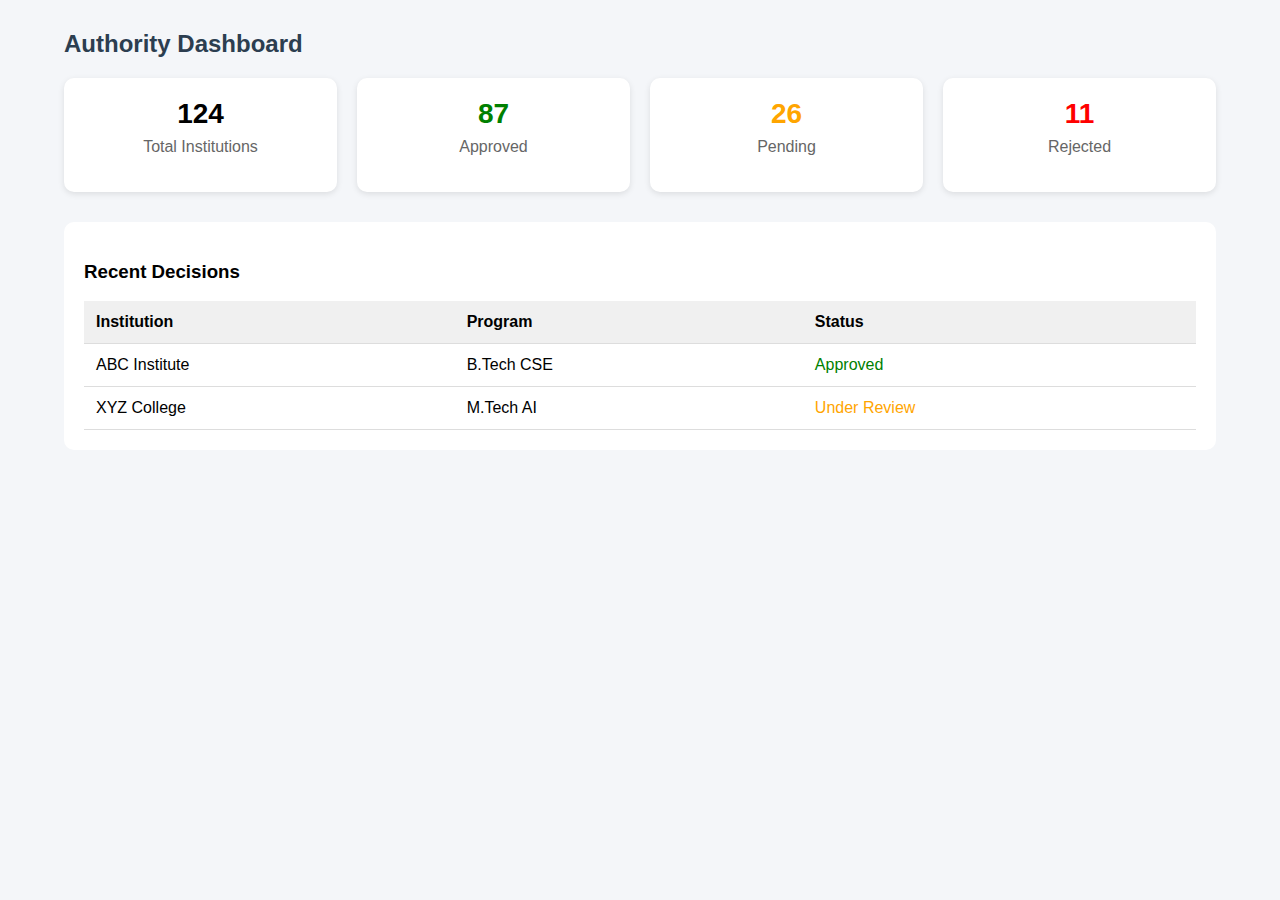
<file: templates/authority/dashboard.html>
<!DOCTYPE html>
<html lang="en">
<head>
    <meta charset="UTF-8">
    <title>Authority Dashboard | AICTE / UGC</title>
    <link rel="stylesheet" href="/static/css/authority-dashboard.css">
</head>
<body>

<div class="container">
    <h2>Authority Dashboard</h2>

    <div class="cards">
        <div class="card">
            <h3>124</h3>
            <p>Total Institutions</p>
        </div>
        <div class="card approved">
            <h3>87</h3>
            <p>Approved</p>
        </div>
        <div class="card pending">
            <h3>26</h3>
            <p>Pending</p>
        </div>
        <div class="card rejected">
            <h3>11</h3>
            <p>Rejected</p>
        </div>
    </div>

    <div class="section">
        <h3>Recent Decisions</h3>
        <table>
            <tr>
                <th>Institution</th>
                <th>Program</th>
                <th>Status</th>
            </tr>
            <tr>
                <td>ABC Institute</td>
                <td>B.Tech CSE</td>
                <td class="approved">Approved</td>
            </tr>
            <tr>
                <td>XYZ College</td>
                <td>M.Tech AI</td>
                <td class="pending">Under Review</td>
            </tr>
        </table>
    </div>
</div>

</body>
</html>
</file>
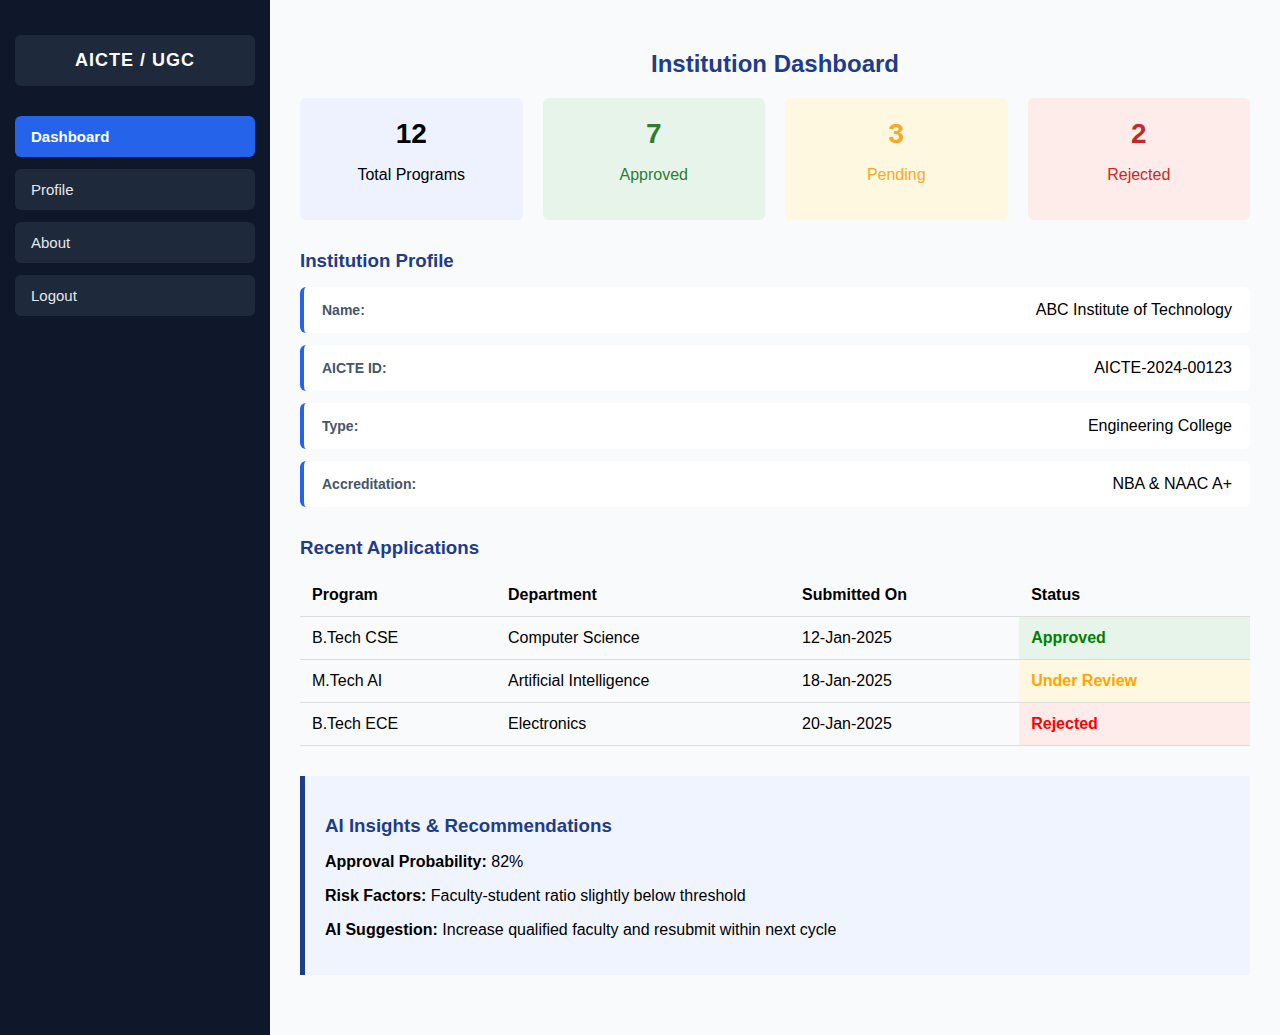
<file: templates/institution/dashboard.html>
<!DOCTYPE html>
<html lang="en">
<head>
    <meta charset="UTF-8">
    <title>Institution Dashboard | AICTE / UGC AI System</title>
    <link rel="stylesheet" href="/static/css/inst-dashboard.css">
</head>
<body>

<div class="layout">

    <!-- LEFT NAVIGATION -->
    <div class="sidebar">
        <h2>AICTE / UGC</h2>
        <ul>
            <li class="active"><a href="/institution_dashboard">Dashboard</a></li>
            <li><a href="/profile">Profile</a></li>
            <li><a href="/about">About</a></li>
            <li><a href="/logout">Logout</a></li>
        </ul>
    </div>

    <!-- MAIN CONTENT -->
    <div class="main-content">

        <h2>Institution Dashboard</h2>

        <!-- Summary Cards -->
        <div class="cards">
            <div class="card">
                <h3>12</h3>
                <p>Total Programs</p>
            </div>
            <div class="card approved">
                <h3>7</h3>
                <p>Approved</p>
            </div>
            <div class="card pending">
                <h3>3</h3>
                <p>Pending</p>
            </div>
            <div class="card rejected">
                <h3>2</h3>
                <p>Rejected</p>
            </div>
        </div>

        <!-- Institution Profile Summary (STATIC here) -->
        <div class="section">
            <h3>Institution Profile</h3>
            <div class="info-grid">
                <div><strong>Name:</strong> ABC Institute of Technology</div>
                <div><strong>AICTE ID:</strong> AICTE-2024-00123</div>
                <div><strong>Type:</strong> Engineering College</div>
                <div><strong>Accreditation:</strong> NBA & NAAC A+</div>
            </div>
        </div>

        <!-- Recent Applications -->
        <div class="section">
            <h3>Recent Applications</h3>
            <table>
                <thead>
                    <tr>
                        <th>Program</th>
                        <th>Department</th>
                        <th>Submitted On</th>
                        <th>Status</th>
                    </tr>
                </thead>
                <tbody>
                    <tr>
                        <td>B.Tech CSE</td>
                        <td>Computer Science</td>
                        <td>12-Jan-2025</td>
                        <td class="status approved">Approved</td>
                    </tr>
                    <tr>
                        <td>M.Tech AI</td>
                        <td>Artificial Intelligence</td>
                        <td>18-Jan-2025</td>
                        <td class="status pending">Under Review</td>
                    </tr>
                    <tr>
                        <td>B.Tech ECE</td>
                        <td>Electronics</td>
                        <td>20-Jan-2025</td>
                        <td class="status rejected">Rejected</td>
                    </tr>
                </tbody>
            </table>
        </div>

        <!-- AI Insights -->
        <div class="section ai-box">
            <h3>AI Insights & Recommendations</h3>
            <p><strong>Approval Probability:</strong> 82%</p>
            <p><strong>Risk Factors:</strong> Faculty-student ratio slightly below threshold</p>
            <p><strong>AI Suggestion:</strong> Increase qualified faculty and resubmit within next cycle</p>
        </div>

    </div>
</div>

</body>
</html>
</file>
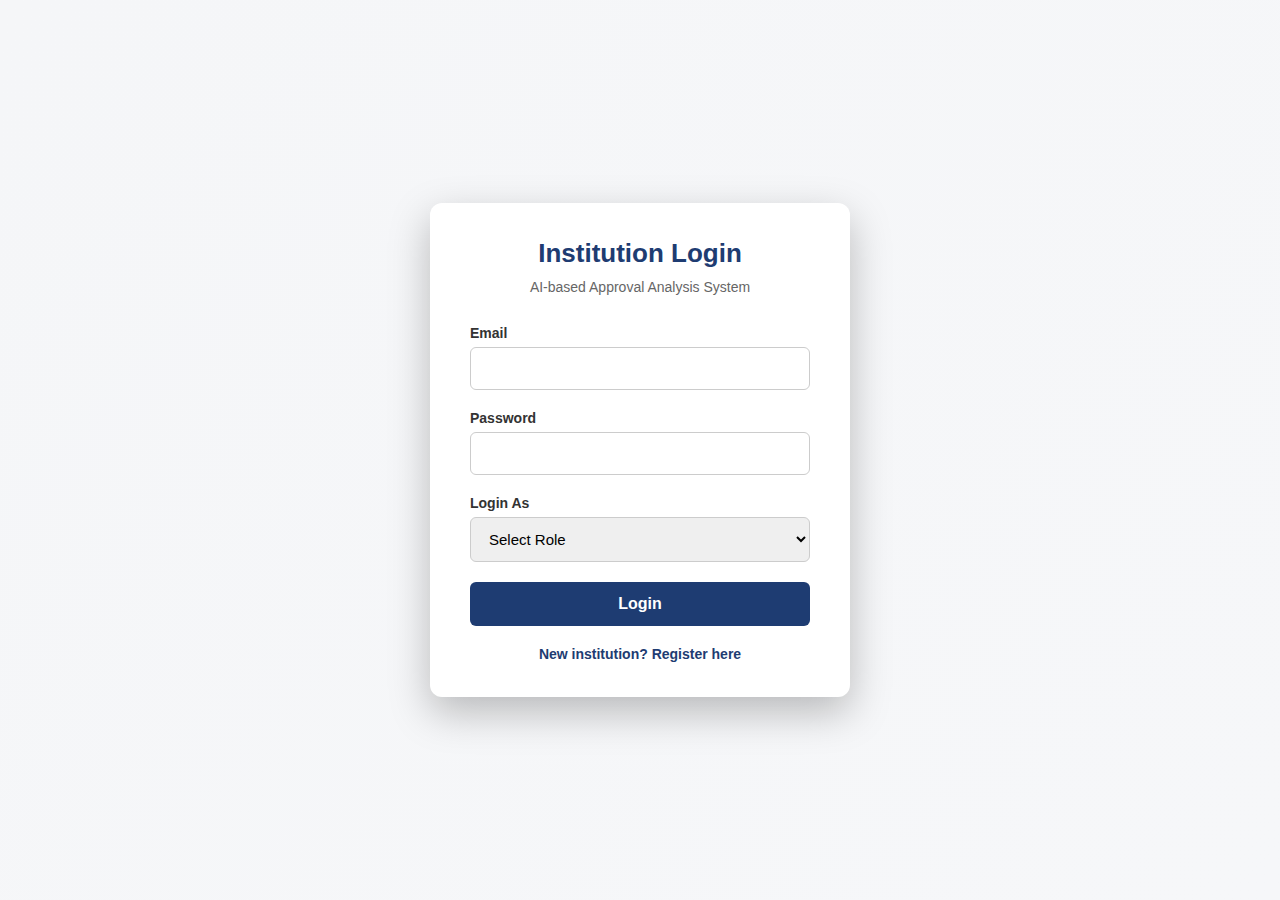
<file: templates/institution/login.html>
<!DOCTYPE html>
<html lang="en">
<head>
    <meta charset="UTF-8">
    <title>Login | AICTE/UGC Analysis System</title>
    <link rel="stylesheet" href="/static/css/login.css">
</head>
<body>

<div class="login-container">
    <h2>Institution Login</h2>
    <p>AI-based Approval Analysis System</p>

    <form action="/login" method="POST">
        <div class="form-group">
            <label>Email</label>
            <input type="email" name="email" required>
        </div>

        <div class="form-group">
            <label>Password</label>
            <input type="password" name="password" required>
        </div>

        <div class="form-group">
            <label>Login As</label>
            <select name="role" required>
                <option value="">Select Role</option>
                <option value="institution">Institution</option>
                <option value="authority">Authority</option>
            </select>
        </div>

        <button class="login-btn" type="submit">Login</button>
    </form>

    <div class="extra-links">
        <a href="/signup">New institution? Register here</a>
    </div>
</div>

</body>
</html>
</file>
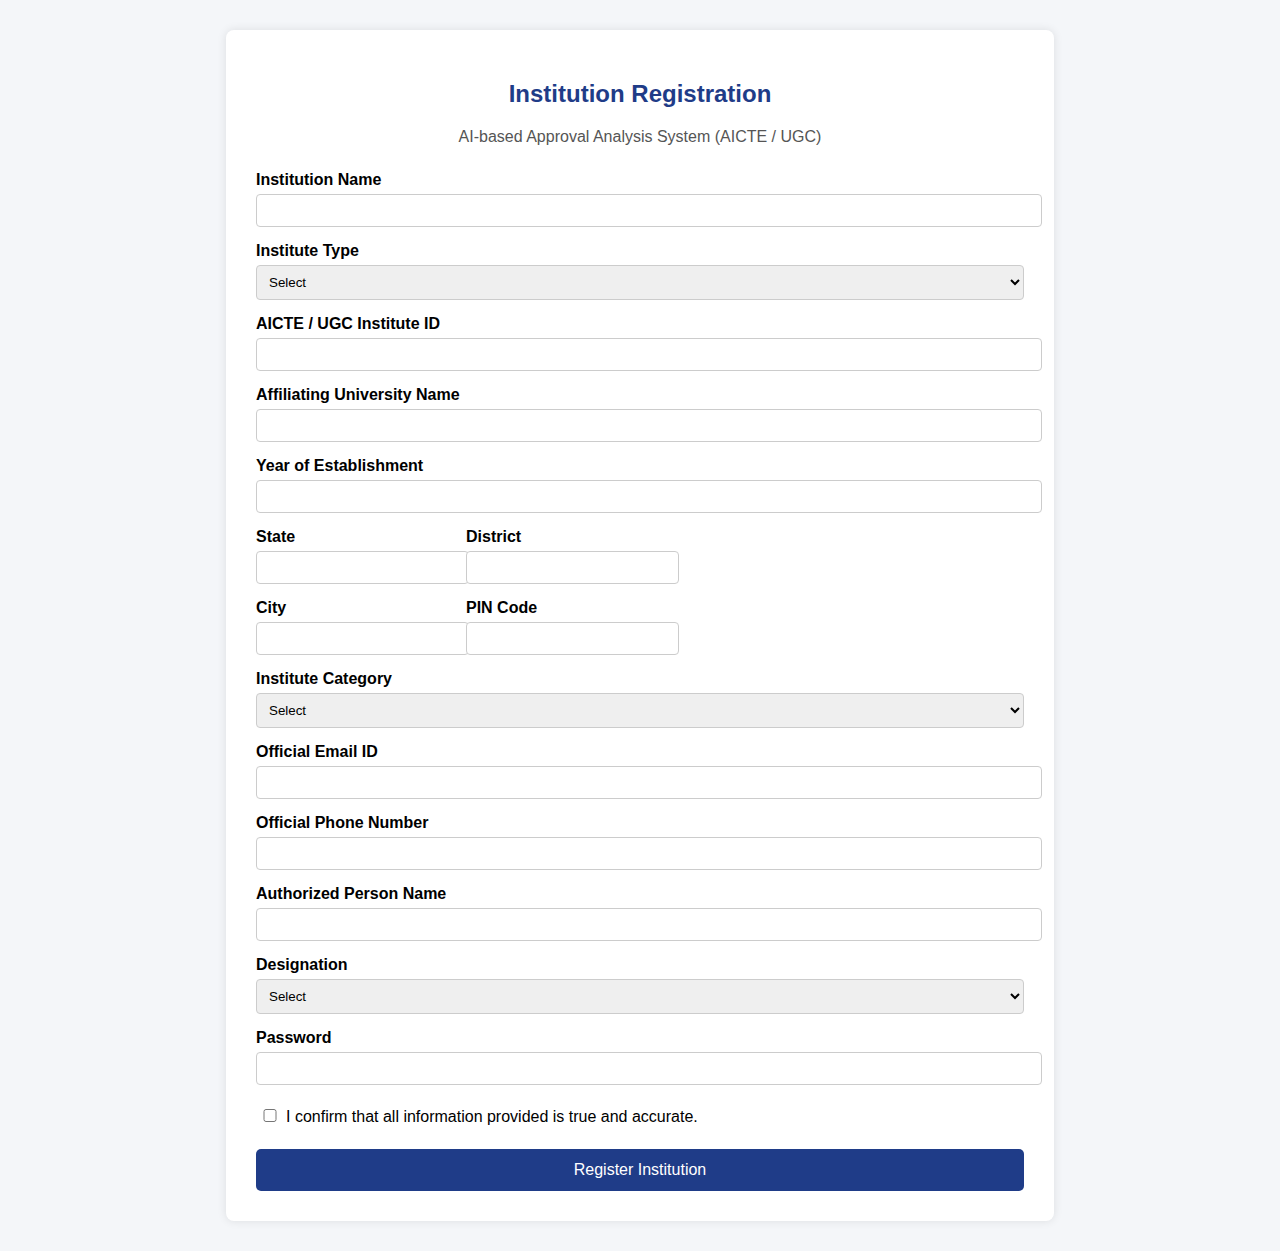
<file: templates/institution/signup.html>
<!DOCTYPE html>
<html lang="en">
<head>
    <meta charset="UTF-8">
    <title>Institution Registration | AICTE / UGC Analysis System</title>
    <link rel="stylesheet" href="/static/css/signup.css">
</head>
<body>

<div class="container">
    <h2>Institution Registration</h2>
    <p class="subtitle">
        AI-based Approval Analysis System (AICTE / UGC)
    </p>

    <form action="/register" method="POST">

        <!-- ROLE FIXED AS INSTITUTION -->
        <input type="hidden" name="role" value="institution">

        <div class="form-group">
            <label>Institution Name</label>
            <input type="text" name="institution_name" required>
        </div>

        <div class="form-group">
            <label>Institute Type</label>
            <select name="institute_type" required>
                <option value="">Select</option>
                <option value="College">College</option>
                <option value="University">University</option>
                <option value="Autonomous">Autonomous Institution</option>
            </select>
        </div>

        <div class="form-group">
            <label>AICTE / UGC Institute ID</label>
            <input type="text" name="institute_id" required>
        </div>

        <div class="form-group">
            <label>Affiliating University Name</label>
            <input type="text" name="affiliated_university">
        </div>

        <div class="form-group">
            <label>Year of Establishment</label>
            <input type="number" name="established_year" min="1800" max="2026" required>
        </div>

        <div class="row">
            <div class="form-group">
                <label>State</label>
                <input type="text" name="state" required>
            </div>

            <div class="form-group">
                <label>District</label>
                <input type="text" name="district" required>
            </div>
        </div>

        <div class="row">
            <div class="form-group">
                <label>City</label>
                <input type="text" name="city" required>
            </div>

            <div class="form-group">
                <label>PIN Code</label>
                <input type="number" name="pincode" required>
            </div>
        </div>

        <div class="form-group">
            <label>Institute Category</label>
            <select name="category" required>
                <option value="">Select</option>
                <option value="Government">Government</option>
                <option value="Private">Private</option>
                <option value="Aided">Aided</option>
            </select>
        </div>

        <div class="form-group">
            <label>Official Email ID</label>
            <input type="email" name="email" required>
        </div>

        <div class="form-group">
            <label>Official Phone Number</label>
            <input type="tel" name="phone" required>
        </div>

        <div class="form-group">
            <label>Authorized Person Name</label>
            <input type="text" name="authorized_person" required>
        </div>

        <div class="form-group">
            <label>Designation</label>
            <select name="designation" required>
                <option value="">Select</option>
                <option value="Principal">Principal</option>
                <option value="Director">Director</option>
                <option value="Admin">Admin</option>
            </select>
        </div>

        <div class="form-group">
            <label>Password</label>
            <input type="password" name="password" required>
        </div>

        <div class="consent-box">
            <input type="checkbox" required>
            <label>
                I confirm that all information provided is true and accurate.
            </label>
        </div>

        <button type="submit">Register Institution</button>
    </form>

</div>

</body>
</html>
</file>
<file: static/css/authority-dashboard.css>
body {
    margin: 0;
    font-family: Arial, sans-serif;
    background: #f4f6f9;
}

.container {
    width: 90%;
    margin: 30px auto;
}

h2 {
    margin-bottom: 20px;
    color: #2c3e50;
}

.cards {
    display: grid;
    grid-template-columns: repeat(auto-fit, minmax(200px, 1fr));
    gap: 20px;
    margin-bottom: 30px;
}

.card {
    background: #fff;
    padding: 20px;
    border-radius: 10px;
    box-shadow: 0 2px 6px rgba(0,0,0,0.1);
    text-align: center;
}

.card h3 {
    font-size: 28px;
    margin: 0;
}

.card p {
    margin-top: 8px;
    color: #666;
}

.approved {
    color: green;
}

.pending {
    color: orange;
}

.rejected {
    color: red;
}

.section {
    background: #fff;
    padding: 20px;
    border-radius: 10px;
}

table {
    width: 100%;
    border-collapse: collapse;
}

table th,
table td {
    padding: 12px;
    border-bottom: 1px solid #ddd;
    text-align: left;
}

table th {
    background: #f0f0f0;
}
</file>
<file: static/css/inst-dashboard.css>
body {
    font-family: Arial, sans-serif;
    background: #f4f6f9;
    margin: 0;
    padding: 0;
}

.container {
    width: 90%;
    margin: 30px auto;
    background: #ffffff;
    padding: 25px;
    border-radius: 8px;
}

h2 {
    text-align: center;
    color: #1f3c88;
}

.subtitle {
    text-align: center;
    color: #555;
    margin-bottom: 30px;
}

/* Cards */
.cards {
    display: flex;
    gap: 20px;
    margin-bottom: 30px;
}

.card {
    flex: 1;
    background: #eef2ff;
    padding: 20px;
    text-align: center;
    border-radius: 6px;
}

.card h3 {
    margin: 0;
    font-size: 28px;
}

.approved {
    background: #e6f4ea;
    color: #2e7d32;
}

.pending {
    background: #fff8e1;
    color: #f9a825;
}

.rejected {
    background: #fdecea;
    color: #c62828;
}

/* Sections */
.section {
    margin-bottom: 30px;
}

.section h3 {
    margin-bottom: 15px;
    color: #1f3c88;
}

/* Institution Info */
.info-grid {
    display: grid;
    grid-template-columns: repeat(2, 1fr);
    gap: 10px;
}

/* Table */
table {
    width: 100%;
    border-collapse: collapse;
}

table th, table td {
    padding: 12px;
    border-bottom: 1px solid #ddd;
    text-align: left;
}

.status.approved {
    color: green;
    font-weight: bold;
}

.status.pending {
    color: orange;
    font-weight: bold;
}

.status.rejected {
    color: red;
    font-weight: bold;
}

/* AI Box */
.ai-box {
    background: #f0f4ff;
    padding: 20px;
    border-left: 5px solid #1f3c88;
}

/* Layout */
.layout {
    display: flex;
    min-height: 100vh;
}

/* Sidebar */
.sidebar {
    width: 240px;
    background: #0f172a;   /* Dark blue */
    color: #ffffff;
    padding: 20px 15px;
}

/* Sidebar title */
.sidebar h2 {
    background: #1e293b;
    padding: 15px;
    text-align: center;
    font-size: 18px;
    margin-bottom: 30px;
    border-radius: 6px;
    color: #ffffff;
    letter-spacing: 1px;
}

/* Navigation list */
.sidebar ul {
    list-style: none;
    padding: 0;
    margin: 0;
}

/* Navigation items */
.sidebar ul li {
    margin-bottom: 12px;
}

/* Navigation links */
.sidebar ul li a {
    display: block;
    padding: 12px 16px;
    background: #1e293b;
    border-radius: 6px;
    color: #e5e7eb;
    text-decoration: none;
    font-size: 15px;
    transition: background 0.3s, transform 0.2s;
}

/* Hover + Active */
.sidebar ul li a:hover {
    background: #2563eb;
    color: #ffffff;
    transform: translateX(4px);
}

.sidebar ul li.active a {
    background: #2563eb;
    color: #ffffff;
    font-weight: bold;
}

/* Main content */
.main-content {
    flex: 1;
    padding: 30px;
    background: #f8fafc;
}

/* Profile Details – Line by Line Layout */
.info-grid {
    display: flex;
    flex-direction: column;
    gap: 12px;
    margin-top: 15px;
}

.info-grid div {
    display: flex;
    justify-content: space-between;
    align-items: center;
    background: #ffffff;
    padding: 14px 18px;
    border-radius: 6px;
    border-left: 4px solid #2563eb;
}

.info-grid strong {
    font-size: 14px;
    color: #475569;
    font-weight: 600;
}

.info-grid span {
    font-size: 15px;
    color: #0f172a;
    font-weight: 500;
    margin-left: 20px;
}
</file>
<file: static/css/login.css>
* {
    margin: 0;
    padding: 0;
    box-sizing: border-box;
    font-family: "Segoe UI", Arial, sans-serif;
}

body {
    min-height: 100vh;
    background: linear-gradient(135deg, #f5f6f8, #f6f7f9);
    display: flex;
    align-items: center;
    justify-content: center;
}

.login-container {
    background: #ffffff;
    width: 100%;
    max-width: 420px;
    padding: 35px 40px;
    border-radius: 12px;
    box-shadow: 0 15px 40px rgba(0, 0, 0, 0.25);
}

.login-container h2 {
    text-align: center;
    font-size: 26px;
    color: #1e3c72;
    margin-bottom: 10px;
}

.login-container p {
    text-align: center;
    font-size: 14px;
    color: #666;
    margin-bottom: 30px;
}

.form-group {
    margin-bottom: 20px;
}

.form-group label {
    display: block;
    font-size: 14px;
    font-weight: 600;
    margin-bottom: 6px;
    color: #333;
}

.form-group input,
.form-group select {
    width: 100%;
    padding: 12px 14px;
    font-size: 15px;
    border-radius: 6px;
    border: 1px solid #ccc;
}

.login-btn {
    width: 100%;
    padding: 13px;
    background: #1e3c72;
    color: white;
    border: none;
    border-radius: 6px;
    font-size: 16px;
    font-weight: bold;
    cursor: pointer;
}

.login-btn:hover {
    background: #16305c;
}

.extra-links {
    text-align: center;
    margin-top: 20px;
    font-size: 14px;
}

.extra-links a {
    color: #1e3c72;
    text-decoration: none;
    font-weight: 600;
}
</file>
<file: static/css/signup.css>
body {
    font-family: Arial, sans-serif;
    background: #f4f6f9;
    margin: 0;
    padding: 0;
}

.container {
    width: 60%;
    margin: 30px auto;
    background: #ffffff;
    padding: 30px;
    border-radius: 8px;
    box-shadow: 0px 0px 10px rgba(0,0,0,0.1);
}

h2 {
    text-align: center;
    color: #1f3c88;
}

.subtitle {
    text-align: center;
    color: #555;
    margin-bottom: 25px;
}

.form-group {
    margin-bottom: 15px;
}

.row {
    display: flex;
    gap: 15px;
}

label {
    display: block;
    font-weight: bold;
    margin-bottom: 5px;
}

input, select {
    width: 100%;
    padding: 8px;
    border-radius: 4px;
    border: 1px solid #ccc;
}

.important {
    color: red;
}

/* ✅ Consent box – FINAL & STABLE */
.consent-box {
    display: grid;
    grid-template-columns: auto 1fr;
    column-gap: 10px;
    align-items: start;
    margin-top: 20px;
}

.consent-box input {
    margin-top: 4px;
}

.consent-box label {
    font-weight: normal;
    line-height: 1.5;
    margin: 0;
    text-align: left;
}

button {
    width: 100%;
    background: #1f3c88;
    color: white;
    padding: 12px;
    border: none;
    border-radius: 5px;
    font-size: 16px;
    cursor: pointer;
    margin-top: 20px;
}

button:hover {
    background: #162c63;
}

/* Mobile support */
@media (max-width: 768px) {
    .container {
        width: 90%;
    }

    .row {
        flex-direction: column;
    }
}
</file>
